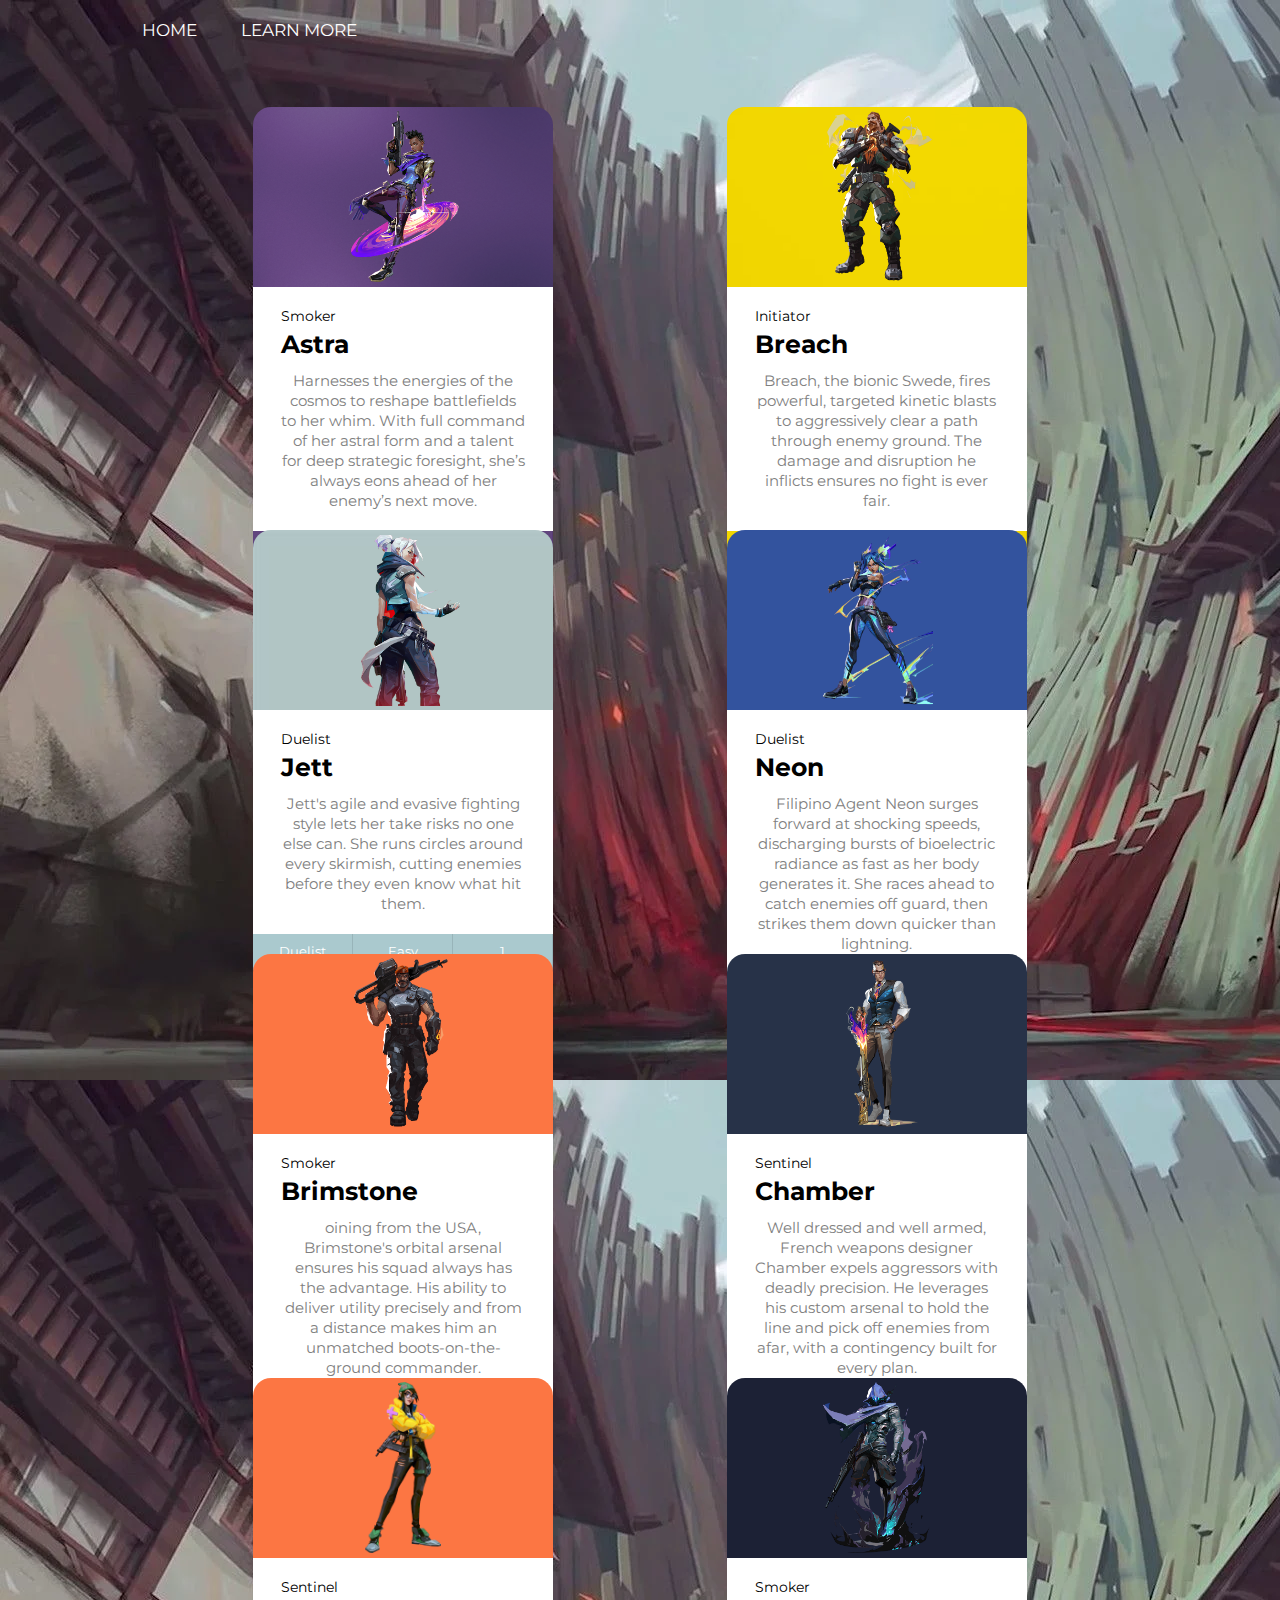
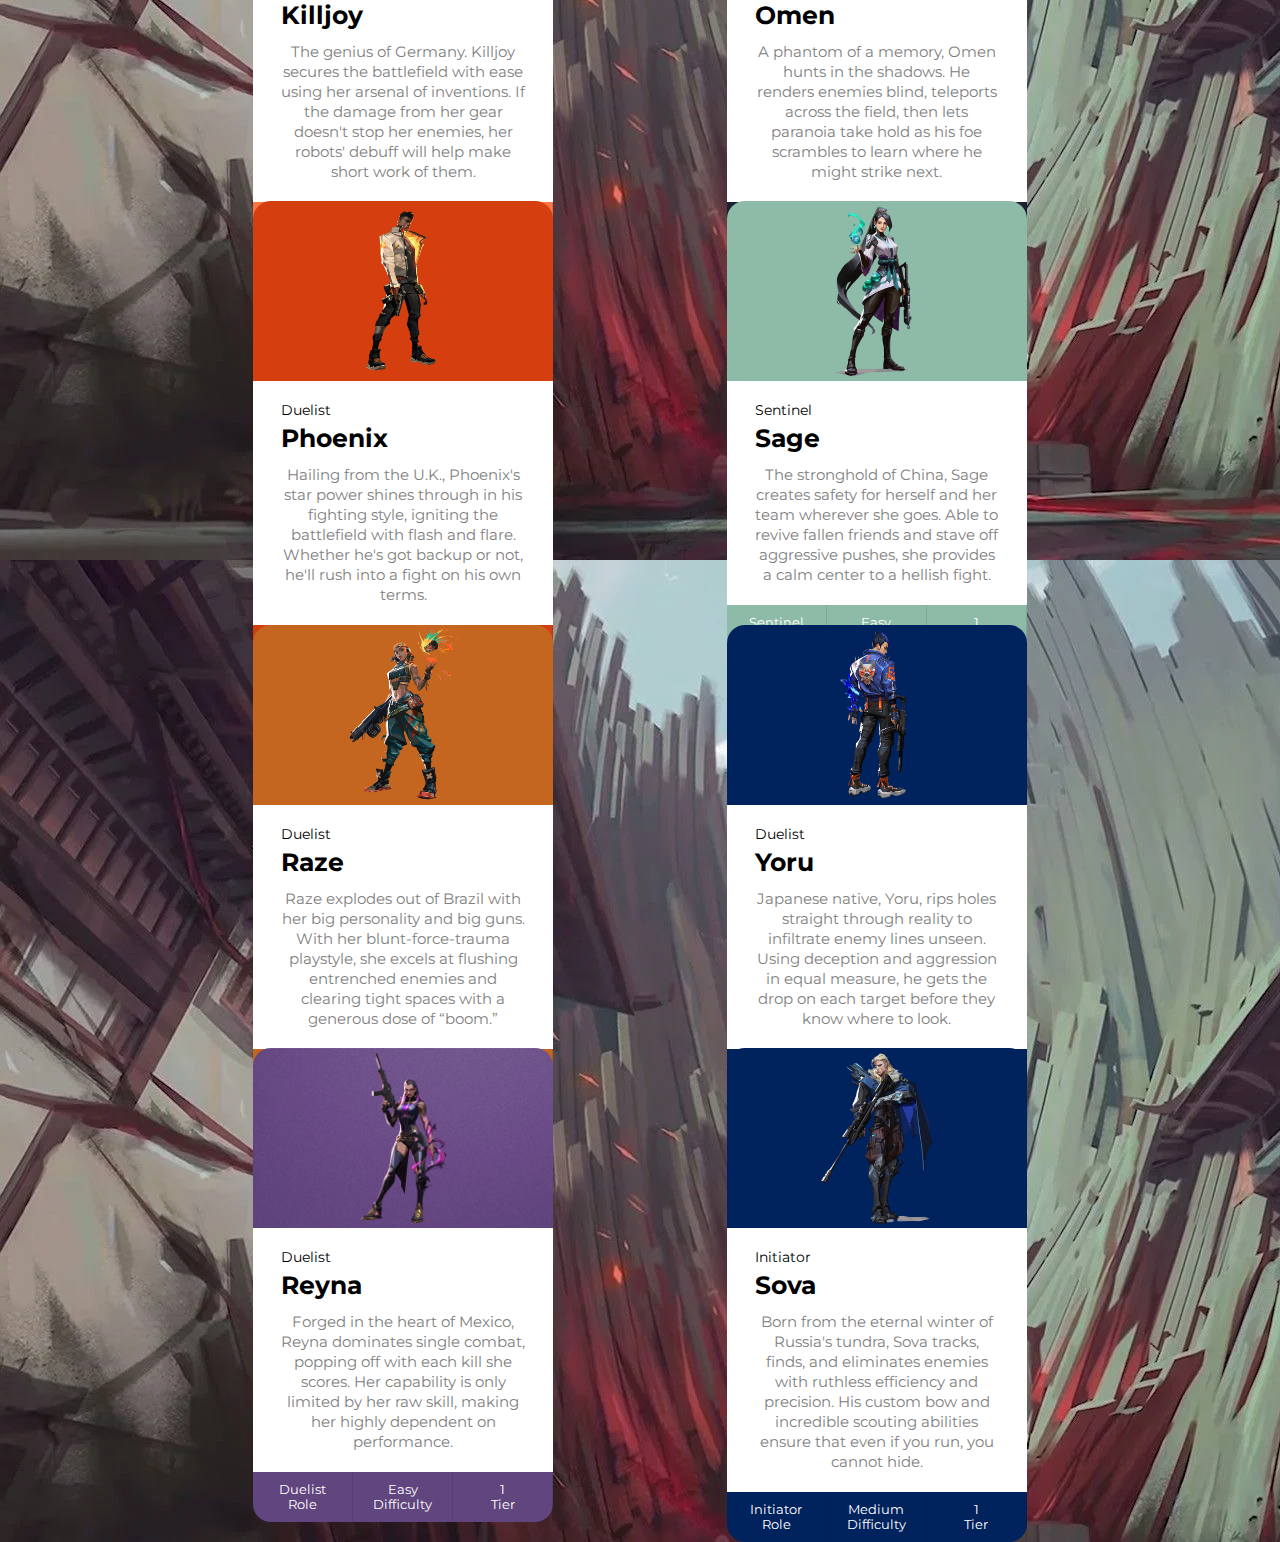
<file: character.html>
<!DOCTYPE html>
<html lang="en">
<head>
    <link href="https://fonts.googleapis.com/css2?family=Montserrat:wght@500&display=swap" rel="stylesheet">
    <link rel="stylesheet" href="./character.css">
    <title>ValoTech</title>
</head>
<body>
    <nav>
        <ul>
            <div class="links">
            <li></p><a href="Home Page.html">HOME</a></li>
            <li><a href="learnmore.html">LEARN MORE</a></li>
        </div>
        </ul>
    </nav>

    <div class="container">
        <div class="card"> <!--ASTRA-->
            <div class="card-image">
                <img src="./Astra PNG.png" alt="Character">
            </div>

            <div class="card-body">
                <span class="power">Smoker</span>
                <h2>Astra</h2>
                <p>Harnesses the energies of the cosmos to reshape battlefields to her whim. With full command of her astral form and a talent for deep strategic foresight, she’s always eons ahead of her enemy’s next move.</p>
            </div>

            <div class="card-footer">
                <div class="info">
                    <div class="value">Controller</div>
                    <div class="type">Role</div>
                </div>
                <div class="info">
                    <div class="value">Hard</div>
                    <div class="type">Difficulty</div>
                </div>
                <div class="info">
                    <div class="value">2</div>
                    <div class="type">Tier</div>
                </div>
            </div>

        </div>

        <div class="card"> <!--BREACH-->
            <div class="card-image">
                <img src="./Breach PNG.png" alt="Character">
            </div>

            <div class="card-body">
                <span class="power">Initiator</span>
                <h2>Breach</h2>
                <p>Breach, the bionic Swede, fires powerful, targeted kinetic blasts to aggressively clear a path through enemy ground. The damage and disruption he inflicts ensures no fight is ever fair.</p>
            </div>

            <div class="card-footer">
                <div class="info">
                    <div class="value">Initiator</div>
                    <div class="type">Role</div>
                </div>
                <div class="info">
                    <div class="value">Medium</div>
                    <div class="type">Difficulty</div>
                </div>
                <div class="info">
                    <div class="value">1</div>
                    <div class="type">Tier</div>
                </div>
            </div>

        </div>

        <div class="card"> <!--JETT-->
            <div class="card-image">
                <img src="./Jett PNG.png" alt="Character">
            </div>

            <div class="card-body"> 
                <span class="power">Duelist</span>
                <h2>Jett</h2>
                <p>Jett's agile and evasive fighting style lets her take risks no one else can. She runs circles around every skirmish, cutting enemies before they even know what hit them.</p>
            </div>

            <div class="card-footer">
                <div class="info">
                    <div class="value">Duelist</div>
                    <div class="type">Role</div>
                </div>
                <div class="info">
                    <div class="value">Easy</div>
                    <div class="type">Difficulty</div>
                </div>
                <div class="info">
                    <div class="value">1</div>
                    <div class="type">Tier</div>
                </div>
            </div>

        </div>

        <div class="card"> <!--NEON-->
            <div class="card-image">
                <img src="./Neon PNG.png" alt="Character">
            </div>

            <div class="card-body">
                <span class="power">Duelist</span>
                <h2>Neon</h2>
                <p>Filipino Agent Neon surges forward at shocking speeds, discharging bursts of bioelectric radiance as fast as her body generates it. She races ahead to catch enemies off guard, then strikes them down quicker than lightning.</p>
            </div>

            <div class="card-footer">
                <div class="info">
                    <div class="value">Duel</div>
                    <div class="type">Role</div>
                </div>
                <div class="info">
                    <div class="value">Hard</div>
                    <div class="type">Difficulty</div>
                </div>
                <div class="info">
                    <div class="value">2</div>
                    <div class="type">Tier</div>
                </div>
            </div>

        
        </div>

        <div class="card"> <!--BRIMSTONE-->
            <div class="card-image">
                <img src="./Brimstone PNG.png" alt="Character">
            </div>

            <div class="card-body">
                <span class="power">Smoker</span>
                <h2>Brimstone</h2>
                <p>oining from the USA, Brimstone's orbital arsenal ensures his squad always has the advantage. His ability to deliver utility precisely and from a distance makes him an unmatched boots-on-the-ground commander.</p>
            </div>
            <div class="card-footer">
                <div class="info">
                    <div class="value">Smoker</div>
                    <div class="type">Role</div>
                </div>
                <div class="info">
                    <div class="value">Easy</div>
                    <div class="type">Difficulty</div>
                </div>
                <div class="info">
                    <div class="value">3</div>
                    <div class="type">Tier</div>
                </div>
            </div>

            
        </div>

        <div class="card"> <!--CHAMBER-->
            <div class="card-image">
                <img src="./Chamber PNG.png" alt="Character">
            </div>

            <div class="card-body">
                <span class="power">Sentinel</span>
                <h2>Chamber</h2>
                <p>Well dressed and well armed, French weapons designer Chamber expels aggressors with deadly precision. He leverages his custom arsenal to hold the line and pick off enemies from afar, with a contingency built for every plan.</p>
            </div>
            <div class="card-footer">
                <div class="info">
                    <div class="value">Sentinel</div>
                    <div class="type">Role</div>
                </div>
                <div class="info">
                    <div class="value">Medium</div>
                    <div class="type">Difficulty</div>
                </div>
                <div class="info">
                    <div class="value">3</div>
                    <div class="type">Tier</div>
                </div>
            </div>

            
        </div>

        <div class="card"> <!--KILLJOY-->
            <div class="card-image">
                <img src="./Killjoy PNG.png" alt="Character">
            </div>

            <div class="card-body">
                <span class="power">Sentinel</span>
                <h2>Killjoy</h2>
                <p>The genius of Germany. Killjoy secures the battlefield with ease using her arsenal of inventions. If the damage from her gear doesn't stop her enemies, her robots' debuff will help make short work of them.</p>
            </div>
            <div class="card-footer">
                <div class="info">
                    <div class="value">Sentinel</div>
                    <div class="type">Role</div>
                </div>
                <div class="info">
                    <div class="value">Easy</div>
                    <div class="type">Difficulty</div>
                </div>
                <div class="info">
                    <div class="value">1</div>
                    <div class="type">Tier</div>
                </div>
            </div>

            
        </div>

        <div class="card"> <!--OMEN-->
            <div class="card-image">
                <img src="./Omen PNG.png" alt="Character">
            </div>

            <div class="card-body">
                <span class="power">Smoker</span>
                <h2>Omen</h2>
                <p>A phantom of a memory, Omen hunts in the shadows. He renders enemies blind, teleports across the field, then lets paranoia take hold as his foe scrambles to learn where he might strike next.</p>
            </div>
            <div class="card-footer">
                <div class="info">
                    <div class="value">Controller</div>
                    <div class="type">Role</div>
                </div>
                <div class="info">
                    <div class="value">Medium</div>
                    <div class="type">Difficulty</div>
                </div>
                <div class="info">
                    <div class="value">2</div>
                    <div class="type">Tier</div>
                </div>
            </div>

            
        </div>

        <div class="card"> <!--PHOENIX-->
            <div class="card-image">
                <img src="./Phoenix PNG.png" alt="Character">
            </div>

            <div class="card-body">
                <span class="power">Duelist</span>
                <h2>Phoenix</h2>
                <p>Hailing from the U.K., Phoenix's star power shines through in his fighting style, igniting the battlefield with flash and flare. Whether he's got backup or not, he'll rush into a fight on his own terms.</p>
            </div>
            <div class="card-footer">
                <div class="info">
                    <div class="value">Dueist</div>
                    <div class="type">Role</div>
                </div>
                <div class="info">
                    <div class="value">Medium</div>
                    <div class="type">Difficulty</div>
                </div>
                <div class="info">
                    <div class="value">2</div>
                    <div class="type">Tier</div>
                </div>
            </div>

            
        </div>

        <div class="card"> <!--SAGE-->
            <div class="card-image">
                <img src="./Sage PNG.png" alt="Character">
            </div>

            <div class="card-body">
                <span class="power">Sentinel</span>
                <h2>Sage</h2>
                <p>The stronghold of China, Sage creates safety for herself and her team wherever she goes. Able to revive fallen friends and stave off aggressive pushes, she provides a calm center to a hellish fight.</p>
            </div>
            <div class="card-footer">
                <div class="info">
                    <div class="value">Sentinel</div>
                    <div class="type">Role</div>
                </div>
                <div class="info">
                    <div class="value">Easy</div>
                    <div class="type">Difficulty</div>
                </div>
                <div class="info">
                    <div class="value">1</div>
                    <div class="type">Tier</div>
                </div>
            </div>

            
        </div>

        <div class="card"> <!--RAZE-->
            <div class="card-image">
                <img src="./Raze PNG.png" alt="Character">
            </div>

            <div class="card-body">
                <span class="power">Duelist</span>
                <h2>Raze</h2>
                <p>Raze explodes out of Brazil with her big personality and big guns. With her blunt-force-trauma playstyle, she excels at flushing entrenched enemies and clearing tight spaces with a generous dose of “boom.”</p>
            </div>
            <div class="card-footer">
                <div class="info">
                    <div class="value">Duelist</div>
                    <div class="type">Role</div>
                </div>
                <div class="info">
                    <div class="value">Hard</div>
                    <div class="type">Difficulty</div>
                </div>
                <div class="info">
                    <div class="value">2</div>
                    <div class="type">Tier</div>
                </div>
            </div>
            
        </div>

        <div class="card"> <!--YORU-->
            <div class="card-image">
                <img src="./Yoru PNG.png" alt="Character">
            </div>

            <div class="card-body">
                <span class="power">Duelist</span>
                <h2>Yoru</h2>
                <p>Japanese native, Yoru, rips holes straight through reality to infiltrate enemy lines unseen. Using deception and aggression in equal measure, he gets the drop on each target before they know where to look.</p>
            </div>
            <div class="card-footer">
                <div class="info">
                    <div class="value">Duelist</div>
                    <div class="type">Role</div>
                </div>
                <div class="info">
                    <div class="value">Medium</div>
                    <div class="type">Difficulty</div>
                </div>
                <div class="info">
                    <div class="value">1</div>
                    <div class="type">Tier</div>
                </div>
            </div>

            
        </div>

        <div class="card"> <!--REYNA-->
            <div class="card-image"> 
                <img src="./Reyna PNG.png" alt="Character">
            </div>

            <div class="card-body">
                <span class="power">Duelist</span>
                <h2>Reyna</h2>
                <p>Forged in the heart of Mexico, Reyna dominates single combat, popping off with each kill she scores. Her capability is only limited by her raw skill, making her highly dependent on performance.</p>
            </div>
            <div class="card-footer">
                <div class="info">
                    <div class="value">Duelist</div>
                    <div class="type">Role</div>
                </div>
                <div class="info">
                    <div class="value">Easy</div>
                    <div class="type">Difficulty</div>
                </div>
                <div class="info">
                    <div class="value">1</div>
                    <div class="type">Tier</div>
                </div>
            </div>

            
        </div>
        
        <div class="card"> <!--SOVA-->
            <div class="card-image">
                <img src="./Sova PNG.png" alt="Character">
            </div>

            <div class="card-body">
                <span class="power">Initiator</span>
                <h2>Sova</h2>
                <p>Born from the eternal winter of Russia's tundra, Sova tracks, finds, and eliminates enemies with ruthless efficiency and precision. His custom bow and incredible scouting abilities ensure that even if you run, you cannot hide.</p>
            </div>
            <div class="card-footer">
                <div class="info">
                    <div class="value">Initiator</div>
                    <div class="type">Role</div>
                </div>
                <div class="info">
                    <div class="value">Medium</div>
                    <div class="type">Difficulty</div>
                </div>
                <div class="info">
                    <div class="value">1</div>
                    <div class="type">Tier</div>
                </div>
            </div>


        </div>

    
    
</body>
</html>
</file>
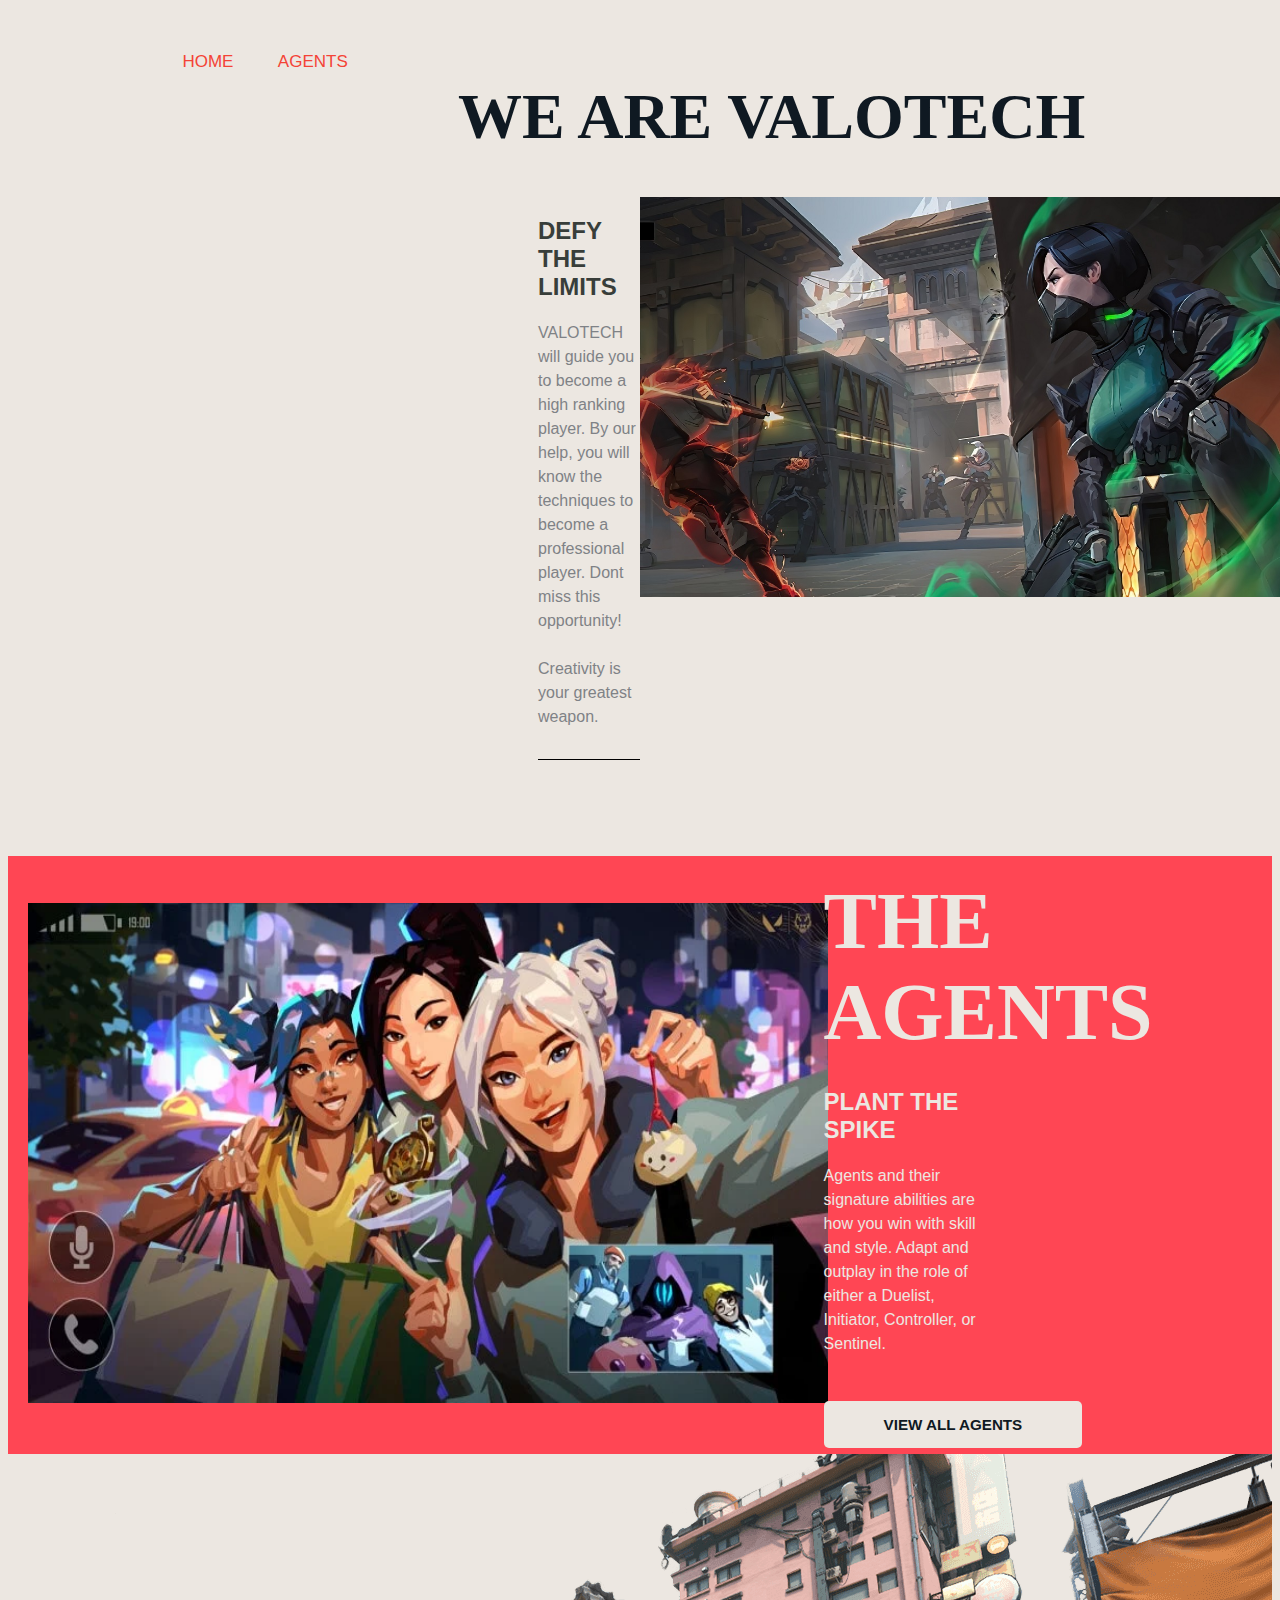
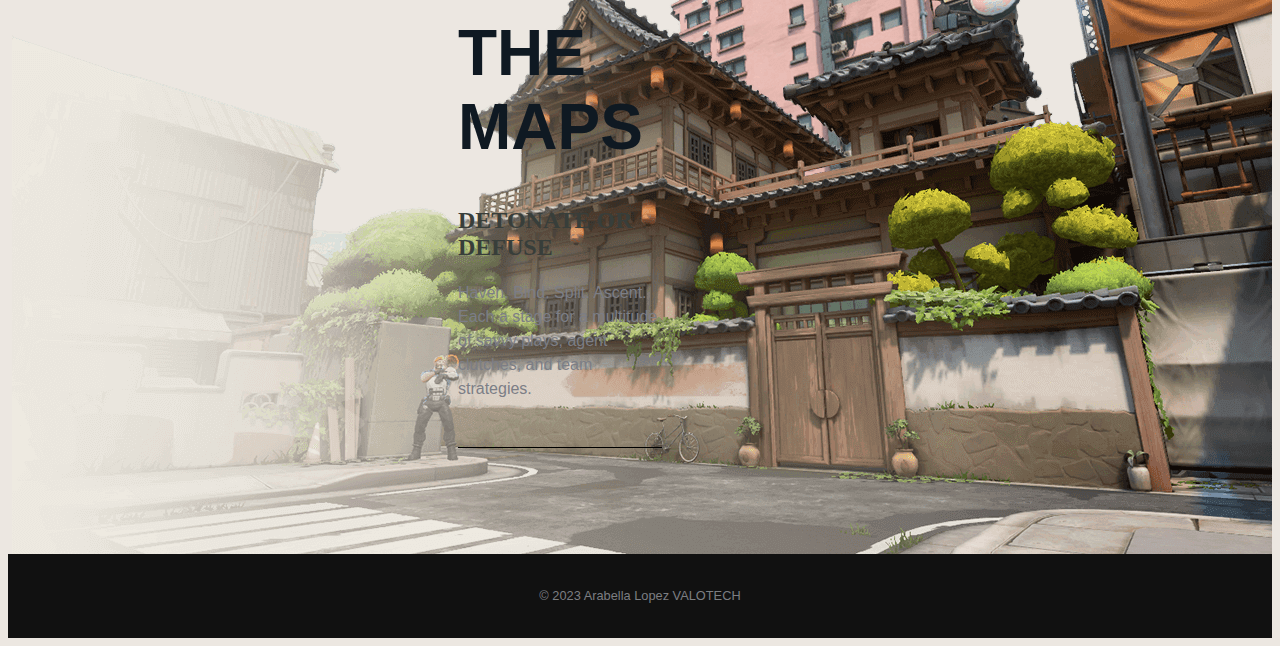
<file: learnmore.html>
<!DOCTYPE html>
<html lang="en">
  <head>
    <link rel="stylesheet" href="learnmore.css">
    <title>Valorant</title>
  
  </head>
  <body>

    <nav>
        <ul>
            <div class="links">
            <li></p><a href="Home Page.html">HOME</a></li>
            <li><a href="character.html">AGENTS</a></li>
        </div>
        </ul>
    </nav>

    <div class="valorantIntro">
      <h1 id="intro">WE ARE VALOTECH</h1>
      <div class="introColumn">
        <div class="introLeft">
          <h2>Defy the limits</h2>
          <p>
            <span>Valotech</span> will guide you to become a high ranking player. By our help, you will know the techniques to become a professional player.
            Dont miss this opportunity!
            <br />
            <br />
            Creativity is your greatest weapon.
          </p>
        </div>
        <div class="introRight">
          <div><img src="./ValoTech Intro.jpg" alt="Intro Image" /></div>
        </div>
      </div>
    </div>

    <div class="agentsIntro">
      <div class="agentsColumn">
        <div class="agentsRight">
          <h1>The agents</h1>
          <div class="agentsSub">
            <h2>Plant the spike</h2>
            <p>
              Agents and their signature abilities are how you win with skill
              and style. Adapt and outplay in the role of either a Duelist,
              Initiator, Controller, or Sentinel.
            </p>
          </div>
          <a href="character.html">View all agents</a>
        </div>
        <div class="agentsLeft">
          <div><img src="dlagent.png" alt="Agent Image" /></div>
        </div>
      </div>
    </div>

    <div class="mapsIntro">
      <div class="mapsColumn">
        <div class="mapsLeft">
          <h1>The maps</h1>
          <h2>Detonate or defuse</h2>
          <p>
            Haven. Bind. Split. Ascent. Each a stage for a multitude of savvy
            plays, agent clutches, and team strategies.
          </p>
        </div>
      </div>
    </div>

    <footer>
      <p>
        &copy; 2023 Arabella Lopez <span>ValoTech</span>
      </p>
    </footer>
  </body>
</html>
</file>
<file: character.css>
* {
    margin: 0;
    padding: 0;
    box-sizing: border-box;
    font-family: 'Montserrat', sans-serif;
}

body {
    font-size: 14px;
    min-height: 100vh;
    width: 100%;
    background: url(./valorant\ background.png);
    display: flex;
    justify-content: center;
    align-items: center;
    padding: 20px;
}
/*-----------Navigation--------------*/
nav{
    width: 100%;
    position: absolute;
    top: 0;
    left: 0;
    padding: 20px 8%;
    display: flex;
    align-items: center;
    justify-content: space-between;
}

nav ul li{
    list-style: none;
    display: inline-block;
    margin-left: 40px;
}
nav ul li a{
    text-decoration: none;
    color: #fff;
    font-size: 17px;
}
/*-----------Card--------------*/
.container {
    position: static;
    display: flex;
    justify-content: center;
    align-items: center;
    flex-wrap: wrap;
}

.card {
    position: relative;
    width: 300px;
    height: 250px;
    margin: 7%;
    display: grid;
    grid-template-columns: 10fr;
    grid-template-rows: 180px 1fr;
}

.card-footer {
    display: flex;
    flex-direction: column;
    align-items: center;
}

.card-image {
    position: relative;
    border-top-left-radius: 18px;
    border-top-right-radius: 18px;
    z-index: 2;
    display: flex;
    justify-content: center;
    align-items: center;
    background: url(./purple\ bg.png);
    background-size: cover;
}

.card-image img {
    max-width: 95%;
    max-height: 95%;
    transition: max-width 0.4s, max-height 0.4s;
}

.card:hover .card-image img {
    max-width: 130%;
    max-height: 130%;
}

.card:nth-child(2) .card-image {
    background: url(./yellow\ bg.jpg);
}

.card:nth-child(3) .card-image {
    background: url(./Jungle\ Mist.jpg);
}

.card:nth-child(4) .card-image {
    background: url(./Sapphire.png)
}

.card:nth-child(5) .card-image {
    background: url(./Crusta.png);
}

.card:nth-child(6) .card-image {
    background: url(./Picked\ Bluewood.png);
}

.card:nth-child(7) .card-image {
    background: url(./Crusta.png);
}

.card:nth-child(8) .card-image {
    background: url(./Mirage.png);
}

.card:nth-child(9) .card-image {
    background: url(./Tia\ maria.png);
}

.card:nth-child(10) .card-image {
    background: url(./Sage\ green.png);
}

.card:nth-child(11) .card-image {
    background: url(./Raze\ Orange.png);
}

.card:nth-child(12) .card-image {
    background: url(./Sova\ BG.png);
}

.card:nth-child(13) .card-image {
    background: url(./purple\ bg.png);
}

.card:nth-child(14) .card-image {
    background: url(./Sova\ BG.png);
}

.card-body {
    background: #fff;
    padding: 20px 28px;
}

.card-body h2 {
    font-size: 1.8em;
    margin: 4px auto 12px;
}

.card-body p {
    color: gray;
    font-size: 1.1em;
    line-height: 20px;
    text-align: center;
}

.card-footer {
    width: 100%;
    display: grid;
    grid-template-columns: 1fr 1fr 1fr;
    border-bottom-left-radius: 18px;
    border-bottom-right-radius: 18px;
}

.card-footer .info {
    font-size: 0.9em;
    padding: 10px;
    color: #fff;
    display: flex;
    flex-direction: column;
    align-items: center;
    border-right: 1px solid rgba(0, 0, 0, 0.1);
}


.card:nth-child(1) .card-footer {
    background: #61457e ;
}
.card:nth-child(2) .card-footer {
    background: #f2d700;
}
.card:nth-child(3) .card-footer {
    background: #AAC9CE;
}
.card:nth-child(4) .card-footer {
    background: #33539E;
}
.card:nth-child(5) .card-footer {
    background: #FC7643;
}
.card:nth-child(6) .card-footer {
    background: #273248;
}
.card:nth-child(7) .card-footer {
    background: #FC7643;
}
.card:nth-child(8) .card-footer {
    background: #1c2135;
}
.card:nth-child(9) .card-footer {
    background: #d53e0f;
}
.card:nth-child(10) .card-footer {
    background: #8ebba7;
}
.card:nth-child(11) .card-footer {
    background: #c4661f ;
}
.card:nth-child(12) .card-footer {
    background: #00235e;
}
.card:nth-child(13) .card-footer {
    background: #61457e;
}
.card:nth-child(14) .card-footer {
    background: #00235e;
}
</file>
<file: learnmore.css>
body {
    font-family: Arial, Helvetica, sans-serif;
    background-color: #ece7e1;
    cursor: default;
  }

  nav{
    width: 100%;
    position: absolute;
    top: 0;
    left: 0;
    padding: 20px 8%;
    display: flex;
    align-items: center;
    justify-content: space-between;
}

nav .logo{
    width: 200px;
    font-family: VALORANT;
}
nav ul li{
    list-style: none;
    display: inline-block;
    margin-left: 40px;
}
nav ul li a{
    text-decoration: none;
    color: #f44336;
    font-size: 17px;
}
  
  /*-----------------------  Footer  -----------------------*/
  
  footer {
    background-color: #111111;
    color: #7c7e82;
    text-align: center;
    padding: 20px;
  }
  
  footer p {
    padding: 0 37% 0 37%;
    font-size: 80%;
  }
  
  footer span {
    text-transform: uppercase;
  }
  
  /*-----------------------  Index-valorantIntro  -----------------------*/
  
  .valorantIntro {
    width: 100%;
    margin: 80px 0 80px 0px;
  }
  
  .valorantIntro h1 {
    color: #0f1922;
    text-transform: uppercase;
    font-size: 400%;
    font-family: VALORANT;
  }
  
  .introColumn {
    display: flex;
    flex-flow: row;
  }
  
  #intro {
    margin-left: 450px;
  }
  
  .introLeft {
    width: 15%;
    margin-left: 530px;
  }
  
  .introRight {
    width: 50%;
    text-align: center;
  }
  
  p {
    line-height: 150%;
  }
  
  .introLeft h2 {
    color: #383e3a;
    text-transform: uppercase;
  }
  
  .introLeft p {
    color: #7f8286;
    padding-bottom: 30px;
    border-bottom: solid 1px black;
  }
  
  .introLeft span {
    text-transform: uppercase;
  }
  
  .introRight img {
    height: 400px;
    width: 700px;
  }
  
  /*-----------------------  Index-agentsIntro  -----------------------*/
  
  .agentsIntro {
    width: 100%;
    background-color: #ff4654;
    margin-bottom: -80px;
  }
  
  .agentsColumn {
    display: flex;
    flex-flow: row-reverse;
    align-items: center;
    padding: 20px;
  }
  
  .agentsLeft {
    width: 65%;
    
  }
  
  .agentsRight {
    width: 45%;
  }
  
  .agentsRight h1 {
    font-size: 500%;
    margin: 0 0 30px 0;
    color: #ece7e1;
    text-transform: uppercase;
    font-family: VALORANT;
  }
  
  .agentsRight h2 {
    color: #ece7e1;
    text-transform: uppercase;
  }
  
  .agentsRight p {
    color: #ece7e1;
  }
  
  .agentsLeft img {
    width: 800px;
    height: 500px;
  }
  
  .agentsSub {
    width: 40%;
    margin-bottom: 60px;
  }
  
  .agentsRight a {
    text-decoration: none;
    font-weight: bold;
    font-size: 95%;
    text-transform: uppercase;
    color: #0f1923;
    background-color: #ece7e1;
    padding: 15px 60px;
    border-radius: 5px;
  }
  
  .agentsRight a:hover {
    background-color: #0f1923;
    color: #ece7e1;
    transition: 0.5s;
  }
  
  /*-----------------------  Index-mapsIntro  -----------------------*/
  
  .mapsIntro {
    height: 700px;
    width: 100%;
    background-image: url(./mapintro.png);
    background-position: center right;
    background-repeat: no-repeat;
  }
  
  .mapsIntro h1 {
    color: #0f1922;
    text-transform: uppercase;
    font-size: 400%;
  }
  
  .mapsColumn {
    display: flex;
    flex-flow: row;
    margin: 80px 0 0px 450px;
  }
  
  .mapsLeft {
    width: 25%;
    margin-top: 120px;
    border-bottom: solid 1px black;
  }
  
  .mapsLeft h2 {
    color: #383e3a;
    text-transform: uppercase;
    font-family: VALORANT;
  }
  
  .mapsLeft p {
    color: #7c7e86;
    padding-bottom: 30px;
  }
</file>
